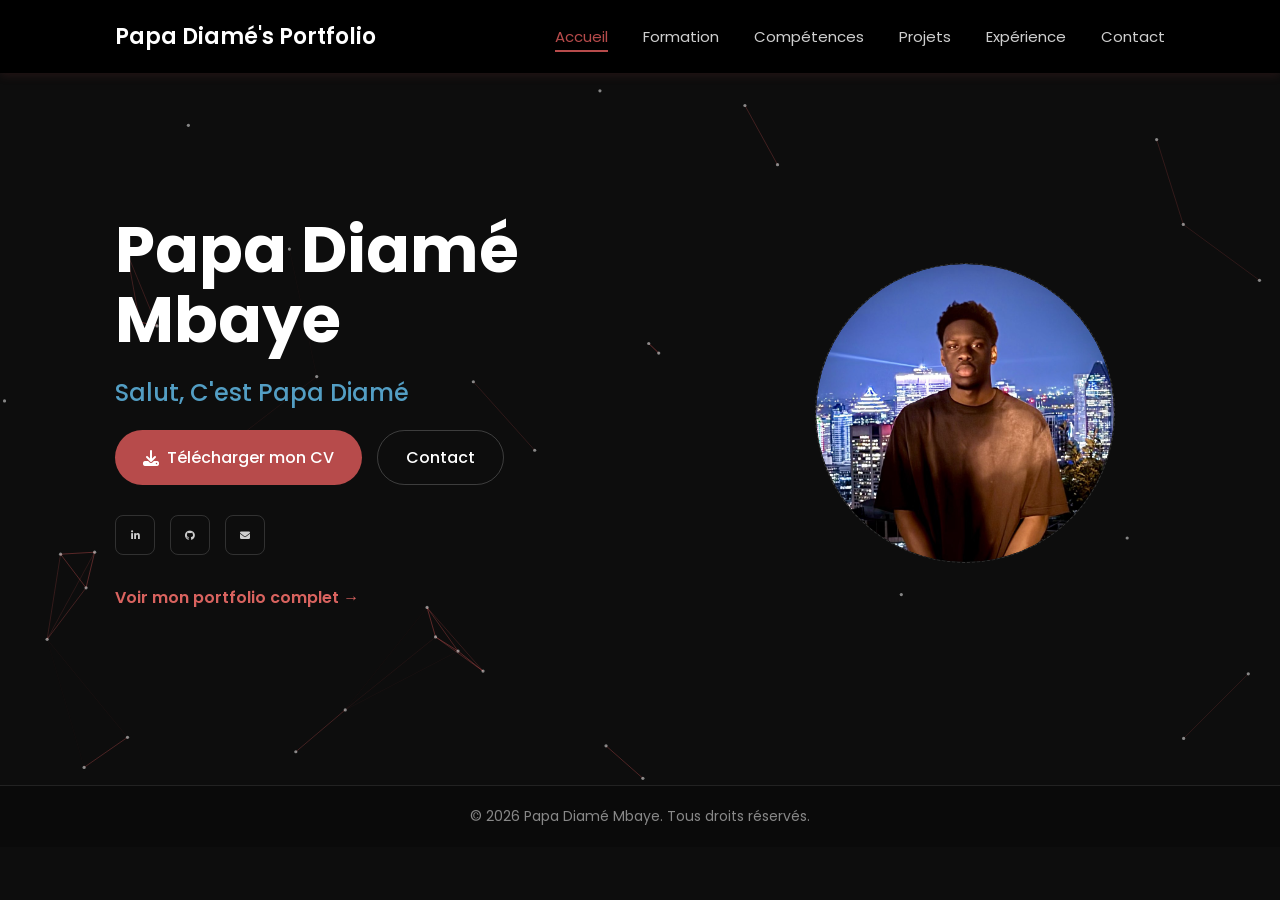
<file: index.html>
<!DOCTYPE html>
<html lang="fr">
<head>
    <meta charset="UTF-8">
    <meta name="viewport" content="width=device-width, initial-scale=1.0">
    <title>Portfolio | Papa Diamé Mbaye</title>
    <link rel="stylesheet" href="style.css">
</head>
<body>

    <!-- ===== HEADER ===== -->
    <header>
        <h1>Papa Diamé's Portfolio</h1>

        <!-- Bouton burger pour mobile -->
        <button class="mobile-menu-btn" aria-label="Menu">☰</button>

        <nav class="desktop-nav">
            <ul>
                <li><a href="index.html" class="active">Accueil</a></li>
                <li><a href="portfolio.html#formation">Formation</a></li>
                <li><a href="portfolio.html#skills">Compétences</a></li>
                <li><a href="portfolio.html#projects">Projets</a></li>
                <li><a href="portfolio.html#experience">Expérience</a></li>
                <li><a href="portfolio.html#contact">Contact</a></li>
            </ul>
        </nav>

        <!-- Menu mobile séparé -->
        <nav class="mobile-nav">
            <ul>
                <li><a href="index.html" class="active">Accueil</a></li>
                <li><a href="portfolio.html#formation">Formation</a></li>
                <li><a href="portfolio.html#skills">Compétences</a></li>
                <li><a href="portfolio.html#projects">Projets</a></li>
                <li><a href="portfolio.html#experience">Expérience</a></li>
                <li><a href="portfolio.html#contact">Contact</a></li>
            </ul>
        </nav>
    </header>

    <!-- ===== HERO (PAGE D'ACCUEIL) ===== -->
    <section id="hero" class="section active">
        <canvas id="network-bg"></canvas>
        <div class="container">
            <div class="hero-grid">
                <div class="hero-text">
                    <h1 class="hero-name">Papa Diamé<br>Mbaye</h1>
                    <div class="typing-text"><span></span></div>

                    <div class="hero-cta">
                        <a href="CV%20Papa%20Diam%C3%A9.pdf" download class="download-btn">
                            <i class="fas fa-download"></i> Télécharger mon CV
                        </a>
                        <a href="portfolio.html#contact" class="btn-ghost">Contact</a>
                    </div>

                    <div class="social-icons">
                        <a href="https://www.linkedin.com/in/papa-diamé-mbaye-744aa0292" target="_blank" title="LinkedIn">
                            <i class="fab fa-linkedin-in"></i>
                        </a>
                        <a href="https://github.com/pdmba1" target="_blank" title="GitHub">
                            <i class="fab fa-github"></i>
                        </a>
                        <a href="mailto:pdmba1@ulaval.ca" title="Email">
                            <i class="fas fa-envelope"></i>
                        </a>
                    </div>

                    <a href="portfolio.html" class="btn-ghost hero-more">Voir mon portfolio complet →</a>
                </div>

                <div class="hero-photo">
                    <div class="photo-circle">
                        <img src="photo.jpg" alt="Papa Diamé Mbaye">
                    </div>
                </div>
            </div>
        </div>
    </section>

    <!-- ===== FOOTER ===== -->
    <footer>
        <p>&copy; 2026 Papa Diamé Mbaye. Tous droits réservés.</p>
    </footer>

    <script>
        // ===== FOND ANIMÉ : réseau de particules =====
        (function() {
            const canvas = document.getElementById('network-bg');
            if (!canvas) return;
            const ctx = canvas.getContext('2d');
            const heroSection = canvas.closest('section');
            let particles = [];
            let width, height;

            function resize() {
                width = canvas.width = heroSection.offsetWidth;
                height = canvas.height = heroSection.offsetHeight;
            }

            function createParticles() {
                const count = Math.floor((width * height) / 22000);
                particles = Array.from({ length: count }, () => ({
                    x: Math.random() * width,
                    y: Math.random() * height,
                    vx: (Math.random() - 0.5) * 0.3,
                    vy: (Math.random() - 0.5) * 0.3
                }));
            }

            function draw() {
                ctx.clearRect(0, 0, width, height);

                particles.forEach(p => {
                    p.x += p.vx;
                    p.y += p.vy;
                    if (p.x < 0 || p.x > width) p.vx *= -1;
                    if (p.y < 0 || p.y > height) p.vy *= -1;
                });

                const maxDist = 140;
                for (let i = 0; i < particles.length; i++) {
                    for (let j = i + 1; j < particles.length; j++) {
                        const dx = particles[i].x - particles[j].x;
                        const dy = particles[i].y - particles[j].y;
                        const dist = Math.sqrt(dx * dx + dy * dy);
                        if (dist < maxDist) {
                            ctx.strokeStyle = `rgba(183, 75, 75, ${1 - dist / maxDist})`;
                            ctx.lineWidth = 0.6;
                            ctx.beginPath();
                            ctx.moveTo(particles[i].x, particles[i].y);
                            ctx.lineTo(particles[j].x, particles[j].y);
                            ctx.stroke();
                        }
                    }
                    ctx.fillStyle = 'rgba(255, 255, 255, 0.5)';
                    ctx.beginPath();
                    ctx.arc(particles[i].x, particles[i].y, 1.6, 0, Math.PI * 2);
                    ctx.fill();
                }

                requestAnimationFrame(draw);
            }

            resize();
            createParticles();
            draw();

            window.addEventListener('resize', () => {
                resize();
                createParticles();
            });
        })();

        // Menu burger mobile
        document.addEventListener('DOMContentLoaded', function() {
            const menuBtn = document.querySelector('.mobile-menu-btn');
            const mobileMenu = document.querySelector('.mobile-nav');

            if (menuBtn && mobileMenu) {
                menuBtn.addEventListener('click', function() {
                    mobileMenu.classList.toggle('active');
                });

                document.querySelectorAll('.mobile-nav a').forEach(link => {
                    link.addEventListener('click', () => {
                        mobileMenu.classList.remove('active');
                    });
                });
            }
        });
    </script>
</body>
</html>
</file>
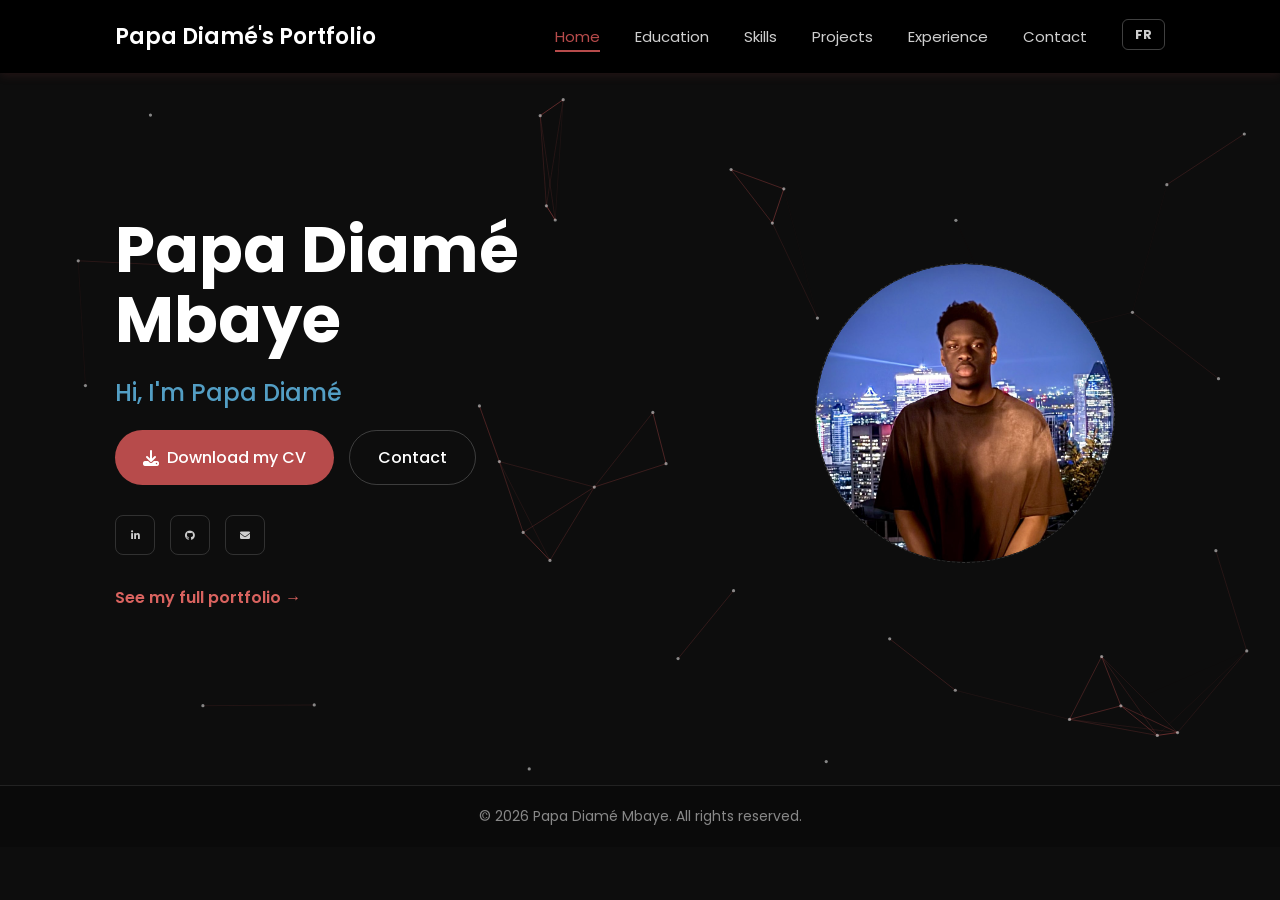
<file: index-en.html>
<!DOCTYPE html>
<html lang="en">
<head>
    <meta charset="UTF-8">
    <meta name="viewport" content="width=device-width, initial-scale=1.0">
    <title>Portfolio | Papa Diamé Mbaye</title>
    <link rel="stylesheet" href="style.css">
</head>
<body>

    <!-- ===== HEADER ===== -->
    <header>
        <h1>Papa Diamé's Portfolio</h1>

        <!-- Mobile burger button -->
        <button class="mobile-menu-btn" aria-label="Menu">☰</button>

        <nav class="desktop-nav">
            <ul>
                <li><a href="index-en.html" class="active">Home</a></li>
                <li><a href="portfolio-en.html#education">Education</a></li>
                <li><a href="portfolio-en.html#skills">Skills</a></li>
                <li><a href="portfolio-en.html#projects">Projects</a></li>
                <li><a href="portfolio-en.html#experience">Experience</a></li>
                <li><a href="portfolio-en.html#contact">Contact</a></li>
                <li><a href="index.html" class="lang-switch">FR</a></li>
            </ul>
        </nav>

        <!-- Separate mobile menu -->
        <nav class="mobile-nav">
            <ul>
                <li><a href="index-en.html" class="active">Home</a></li>
                <li><a href="portfolio-en.html#education">Education</a></li>
                <li><a href="portfolio-en.html#skills">Skills</a></li>
                <li><a href="portfolio-en.html#projects">Projects</a></li>
                <li><a href="portfolio-en.html#experience">Experience</a></li>
                <li><a href="portfolio-en.html#contact">Contact</a></li>
                <li><a href="index.html" class="lang-switch">FR</a></li>
            </ul>
        </nav>
    </header>

    <!-- ===== HERO (HOME PAGE) ===== -->
    <section id="hero" class="section active">
        <canvas id="network-bg"></canvas>
        <div class="container">
            <div class="hero-grid">
                <div class="hero-text">
                    <h1 class="hero-name">Papa Diamé<br>Mbaye</h1>
                    <div class="typing-text"><span></span></div>

                    <div class="hero-cta">
                        <a href="CV%20Papa%20Diam%C3%A9.pdf" download class="download-btn">
                            <i class="fas fa-download"></i> Download my CV
                        </a>
                        <a href="portfolio-en.html#contact" class="btn-ghost">Contact</a>
                    </div>

                    <div class="social-icons">
                        <a href="https://www.linkedin.com/in/papa-diamé-mbaye-744aa0292" target="_blank" title="LinkedIn">
                            <i class="fab fa-linkedin-in"></i>
                        </a>
                        <a href="https://github.com/pdmba1" target="_blank" title="GitHub">
                            <i class="fab fa-github"></i>
                        </a>
                        <a href="mailto:pdmba1@ulaval.ca" title="Email">
                            <i class="fas fa-envelope"></i>
                        </a>
                    </div>

                    <a href="portfolio-en.html" class="btn-ghost hero-more">See my full portfolio →</a>
                </div>

                <div class="hero-photo">
                    <div class="photo-circle">
                        <img src="photo.jpg" alt="Papa Diamé Mbaye">
                    </div>
                </div>
            </div>
        </div>
    </section>

    <!-- ===== FOOTER ===== -->
    <footer>
        <p>&copy; 2026 Papa Diamé Mbaye. All rights reserved.</p>
    </footer>

    <script>
        // ===== ANIMATED BACKGROUND: particle network =====
        (function() {
            const canvas = document.getElementById('network-bg');
            if (!canvas) return;
            const ctx = canvas.getContext('2d');
            const heroSection = canvas.closest('section');
            let particles = [];
            let width, height;

            function resize() {
                width = canvas.width = heroSection.offsetWidth;
                height = canvas.height = heroSection.offsetHeight;
            }

            function createParticles() {
                const count = Math.floor((width * height) / 22000);
                particles = Array.from({ length: count }, () => ({
                    x: Math.random() * width,
                    y: Math.random() * height,
                    vx: (Math.random() - 0.5) * 0.3,
                    vy: (Math.random() - 0.5) * 0.3
                }));
            }

            function draw() {
                ctx.clearRect(0, 0, width, height);

                particles.forEach(p => {
                    p.x += p.vx;
                    p.y += p.vy;
                    if (p.x < 0 || p.x > width) p.vx *= -1;
                    if (p.y < 0 || p.y > height) p.vy *= -1;
                });

                const maxDist = 140;
                for (let i = 0; i < particles.length; i++) {
                    for (let j = i + 1; j < particles.length; j++) {
                        const dx = particles[i].x - particles[j].x;
                        const dy = particles[i].y - particles[j].y;
                        const dist = Math.sqrt(dx * dx + dy * dy);
                        if (dist < maxDist) {
                            ctx.strokeStyle = `rgba(183, 75, 75, ${1 - dist / maxDist})`;
                            ctx.lineWidth = 0.6;
                            ctx.beginPath();
                            ctx.moveTo(particles[i].x, particles[i].y);
                            ctx.lineTo(particles[j].x, particles[j].y);
                            ctx.stroke();
                        }
                    }
                    ctx.fillStyle = 'rgba(255, 255, 255, 0.5)';
                    ctx.beginPath();
                    ctx.arc(particles[i].x, particles[i].y, 1.6, 0, Math.PI * 2);
                    ctx.fill();
                }

                requestAnimationFrame(draw);
            }

            resize();
            createParticles();
            draw();

            window.addEventListener('resize', () => {
                resize();
                createParticles();
            });
        })();

        // Mobile burger menu
        document.addEventListener('DOMContentLoaded', function() {
            const menuBtn = document.querySelector('.mobile-menu-btn');
            const mobileMenu = document.querySelector('.mobile-nav');

            if (menuBtn && mobileMenu) {
                menuBtn.addEventListener('click', function() {
                    mobileMenu.classList.toggle('active');
                });

                document.querySelectorAll('.mobile-nav a').forEach(link => {
                    link.addEventListener('click', () => {
                        mobileMenu.classList.remove('active');
                    });
                });
            }
        });
    </script>
</body>
</html>
</file>
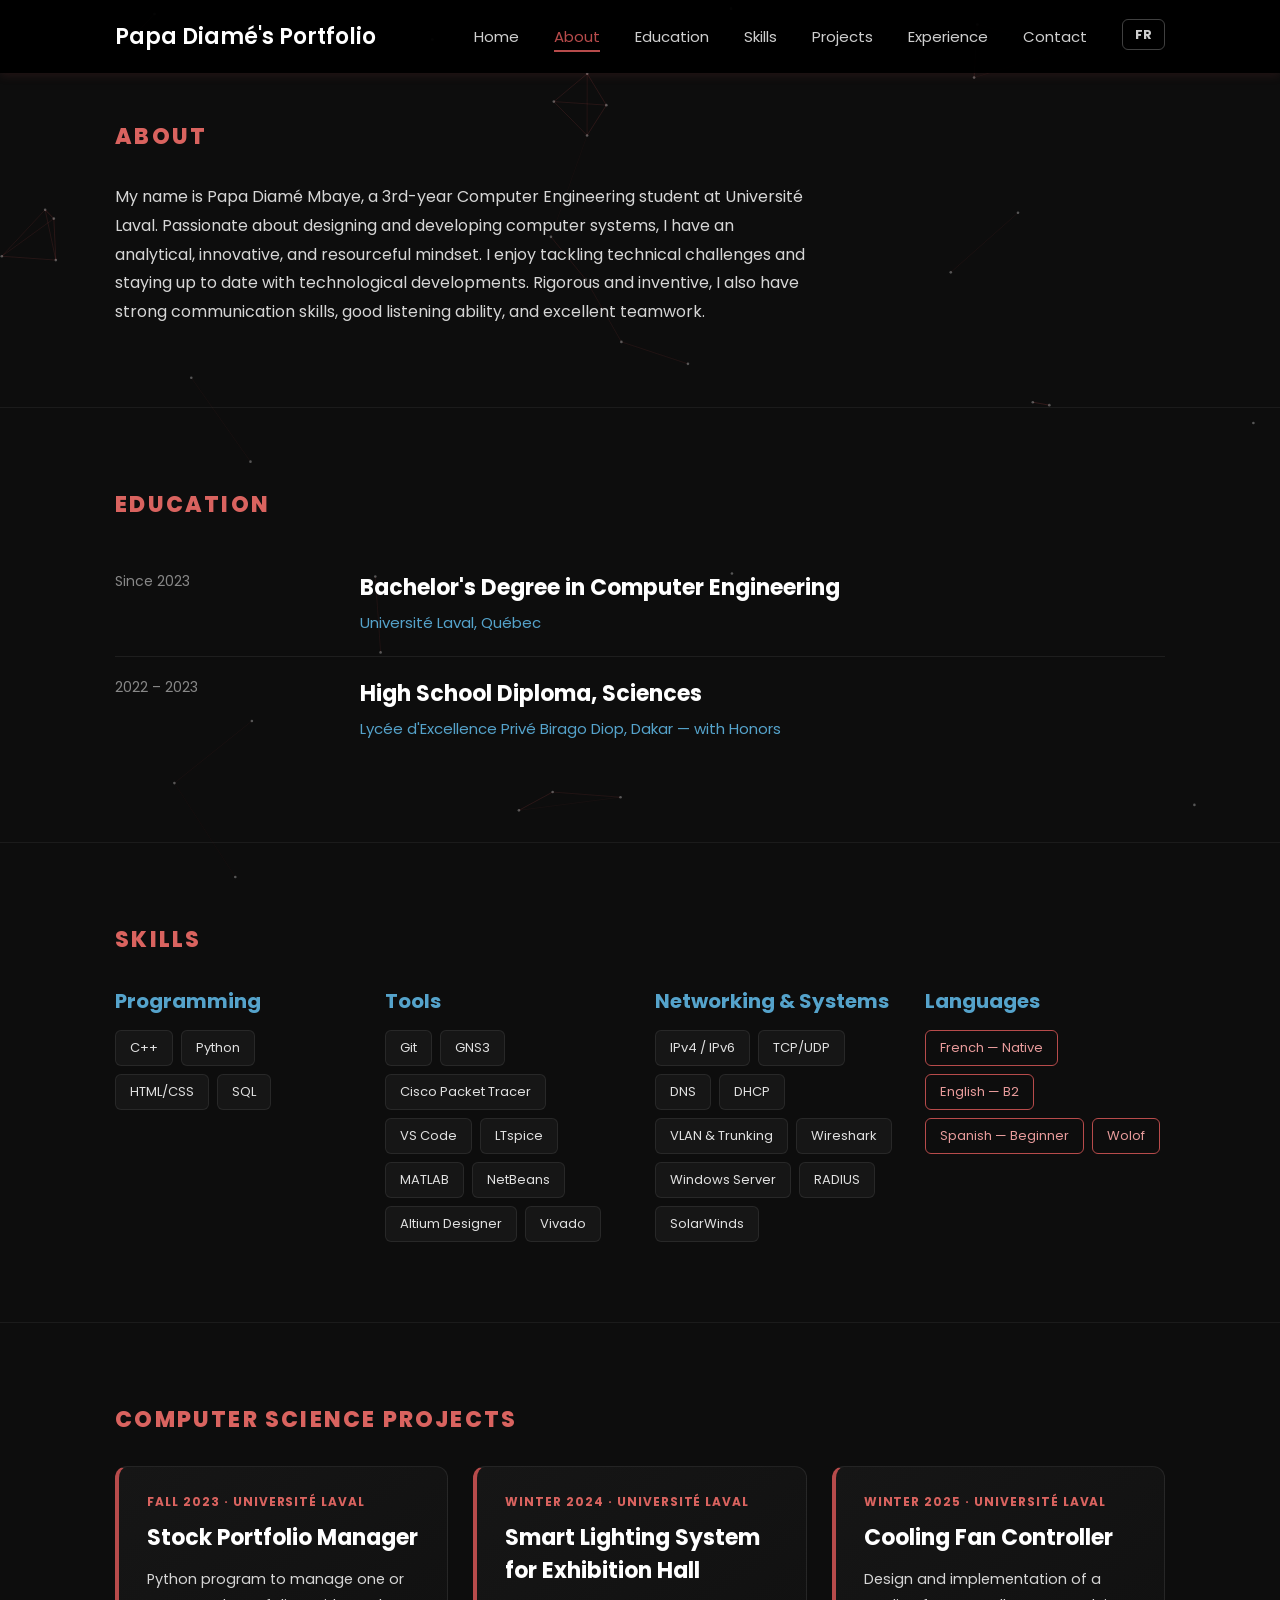
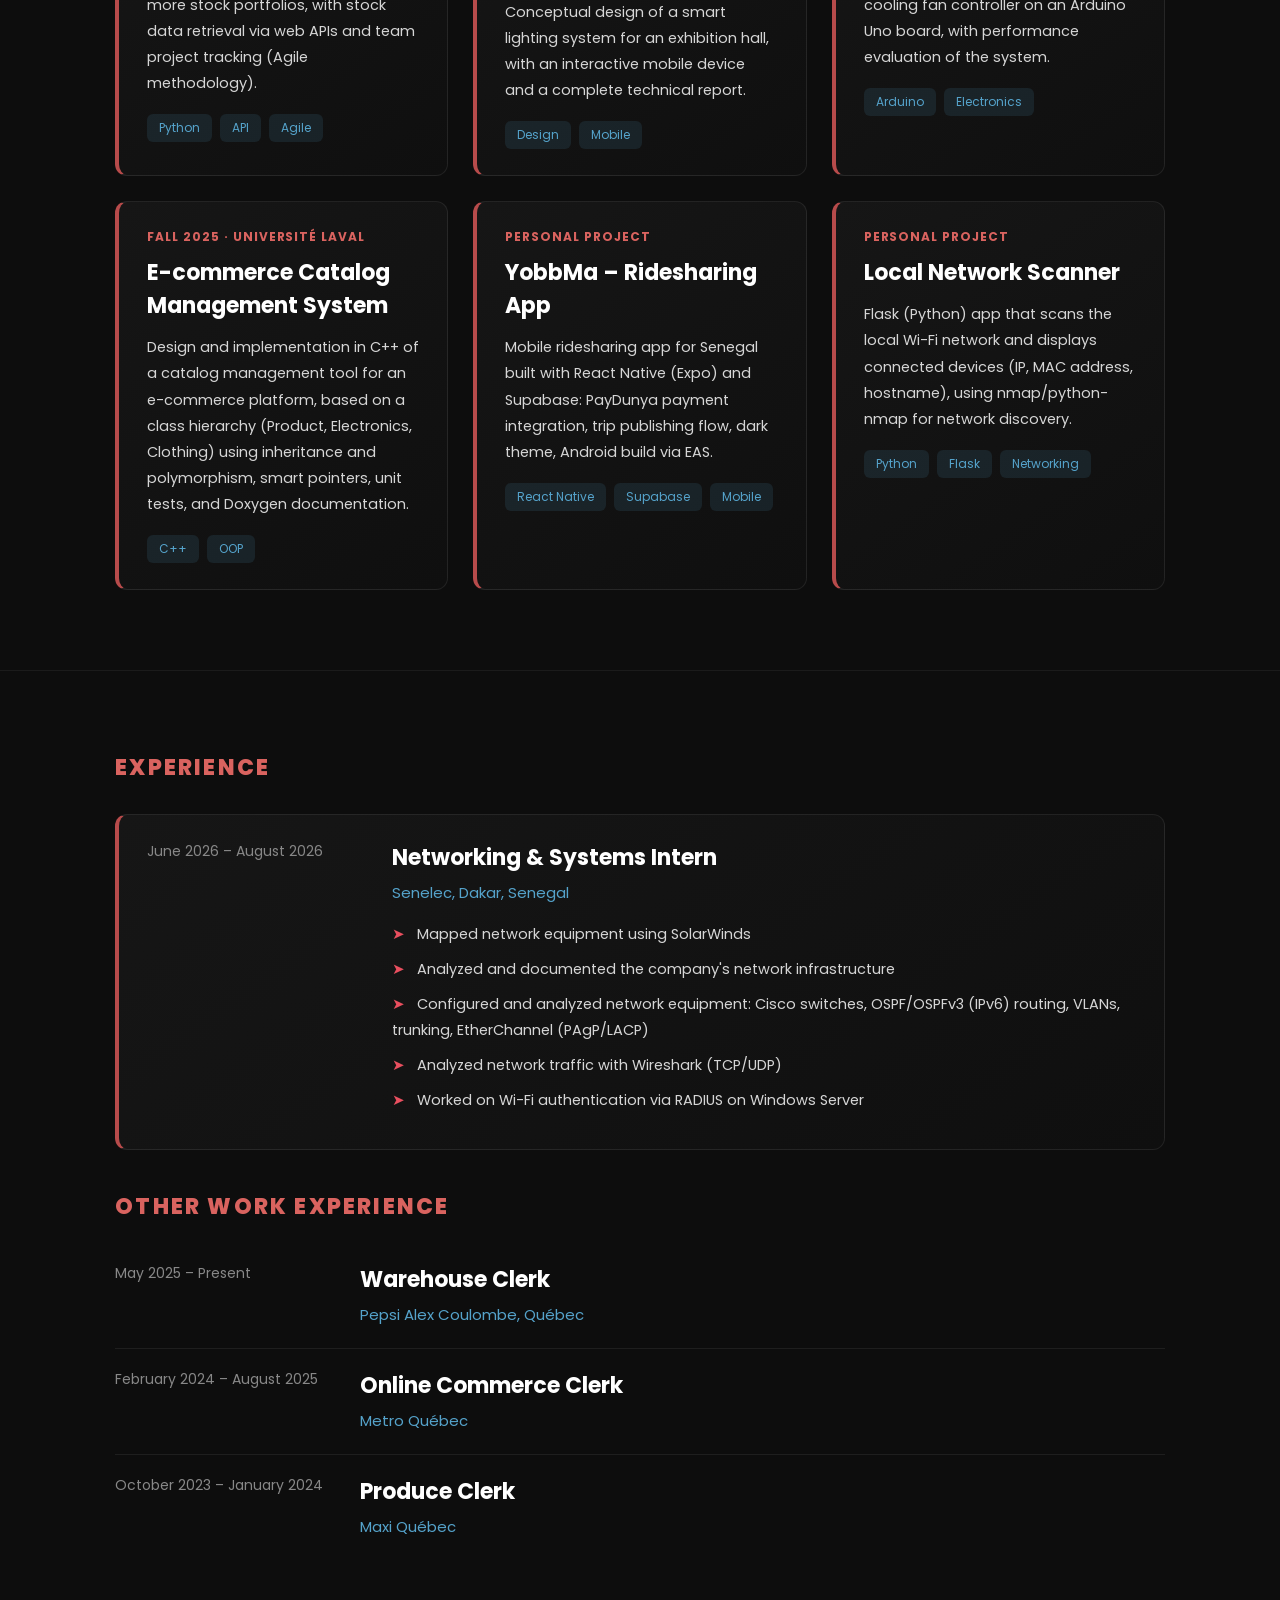
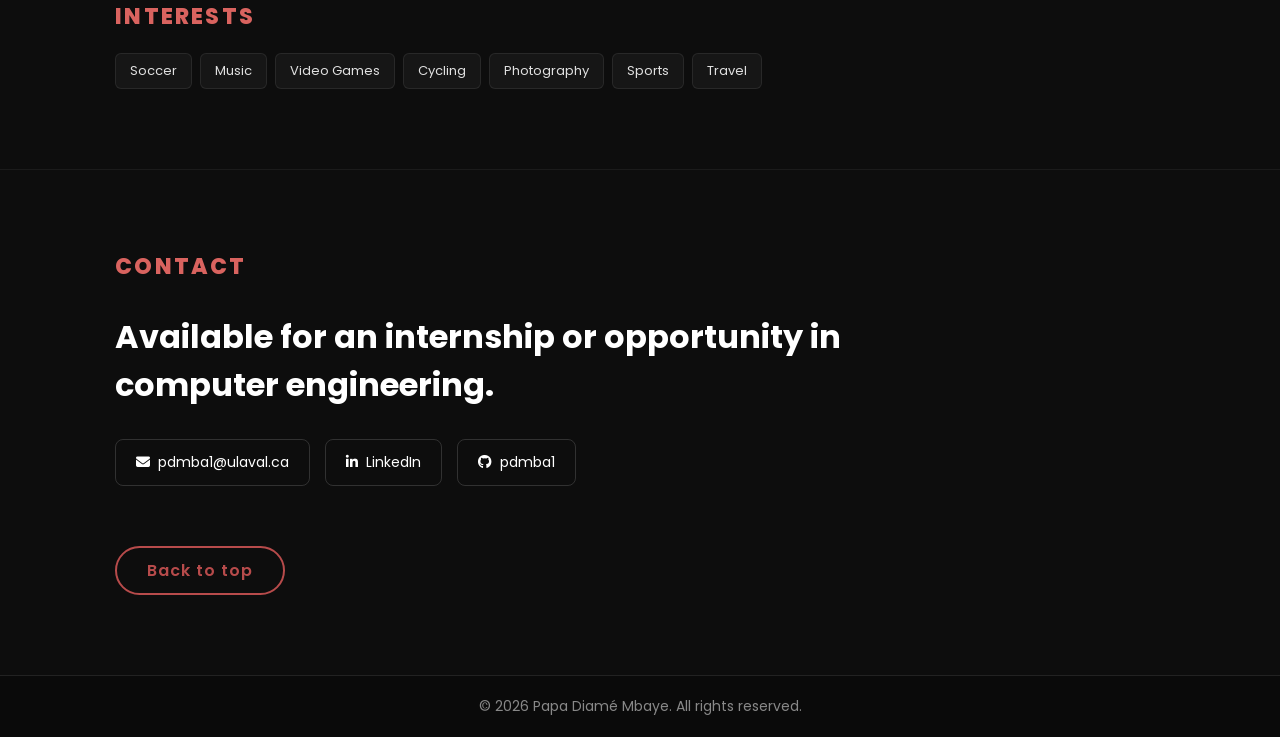
<file: portfolio-en.html>
<!DOCTYPE html>
<html lang="en">
<head>
    <meta charset="UTF-8">
    <meta name="viewport" content="width=device-width, initial-scale=1.0">
    <title>Portfolio | Papa Diamé Mbaye</title>
    <link rel="stylesheet" href="style.css">
</head>
<body>

    <canvas id="network-bg-page"></canvas>

    <!-- ===== HEADER ===== -->
    <header>
        <h1>Papa Diamé's Portfolio</h1>

        <button class="mobile-menu-btn" aria-label="Menu">☰</button>

        <nav class="desktop-nav">
            <ul>
                <li><a href="index-en.html">Home</a></li>
                <li><a href="#about">About</a></li>
                <li><a href="#education">Education</a></li>
                <li><a href="#skills">Skills</a></li>
                <li><a href="#projects">Projects</a></li>
                <li><a href="#experience">Experience</a></li>
                <li><a href="#contact">Contact</a></li>
                <li><a href="portfolio.html" class="lang-switch">FR</a></li>
            </ul>
        </nav>

        <nav class="mobile-nav">
            <ul>
                <li><a href="index-en.html">Home</a></li>
                <li><a href="#about">About</a></li>
                <li><a href="#education">Education</a></li>
                <li><a href="#skills">Skills</a></li>
                <li><a href="#projects">Projects</a></li>
                <li><a href="#experience">Experience</a></li>
                <li><a href="#contact">Contact</a></li>
                <li><a href="portfolio.html" class="lang-switch">FR</a></li>
            </ul>
        </nav>
    </header>

    <!-- ===== ABOUT SECTION ===== -->
    <section id="about" class="section active">
        <div class="container">
            <span class="eyebrow">About</span>
            <p style="max-width:700px;">My name is Papa Diamé Mbaye, a 3rd-year Computer Engineering student at Université Laval. Passionate about designing and developing computer systems, I have an analytical, innovative, and resourceful mindset. I enjoy tackling technical challenges and staying up to date with technological developments. Rigorous and inventive, I also have strong communication skills, good listening ability, and excellent teamwork.</p>
        </div>
    </section>

    <!-- ===== EDUCATION SECTION ===== -->
    <section id="education" class="section">
        <div class="container">
            <span class="eyebrow">Education</span>

            <div class="timeline">
                <div class="timeline-item">
                    <span class="timeline-date">Since 2023</span>
                    <div class="timeline-content">
                        <h3>Bachelor's Degree in Computer Engineering</h3>
                        <p class="timeline-company">Université Laval, Québec</p>
                    </div>
                </div>
                <div class="timeline-item">
                    <span class="timeline-date">2022 – 2023</span>
                    <div class="timeline-content">
                        <h3>High School Diploma, Sciences</h3>
                        <p class="timeline-company">Lycée d'Excellence Privé Birago Diop, Dakar — with Honors</p>
                    </div>
                </div>
            </div>
        </div>
    </section>

    <!-- ===== SKILLS SECTION ===== -->
    <section id="skills" class="section">
        <div class="container">
            <span class="eyebrow">Skills</span>

            <div class="skills-grid">
                <div class="skill-col">
                    <h3>Programming</h3>
                    <div class="chip-group">
                        <span class="chip">C++</span>
                        <span class="chip">Python</span>
                        <span class="chip">HTML/CSS</span>
                        <span class="chip">SQL</span>
                    </div>
                </div>

                <div class="skill-col">
                    <h3>Tools</h3>
                    <div class="chip-group">
                        <span class="chip">Git</span>
                        <span class="chip">GNS3</span>
                        <span class="chip">Cisco Packet Tracer</span>
                        <span class="chip">VS Code</span>
                        <span class="chip">LTspice</span>
                        <span class="chip">MATLAB</span>
                        <span class="chip">NetBeans</span>
                        <span class="chip">Altium Designer</span>
                        <span class="chip">Vivado</span>
                    </div>
                </div>

                <div class="skill-col">
                    <h3>Networking &amp; Systems</h3>
                    <div class="chip-group">
                        <span class="chip">IPv4 / IPv6</span>
                        <span class="chip">TCP/UDP</span>
                        <span class="chip">DNS</span>
                        <span class="chip">DHCP</span>
                        <span class="chip">VLAN &amp; Trunking</span>
                        <span class="chip">Wireshark</span>
                        <span class="chip">Windows Server</span>
                        <span class="chip">RADIUS</span>
                        <span class="chip">SolarWinds</span>
                    </div>
                </div>

                <div class="skill-col">
                    <h3>Languages</h3>
                    <div class="chip-group">
                        <span class="chip chip-outline">French — Native</span>
                        <span class="chip chip-outline">English — B2</span>
                        <span class="chip chip-outline">Spanish — Beginner</span>
                        <span class="chip chip-outline">Wolof</span>
                    </div>
                </div>
            </div>
        </div>
    </section>

    <!-- ===== PROJECTS SECTION ===== -->
    <section id="projects" class="section">
        <div class="container">
            <span class="eyebrow">Computer Science Projects</span>

            <div class="project-grid">
                <div class="project-card">
                    <span class="project-meta">Fall 2023 · Université Laval</span>
                    <h3>Stock Portfolio Manager</h3>
                    <p>Python program to manage one or more stock portfolios, with stock data retrieval via web APIs and team project tracking (Agile methodology).</p>
                    <div class="tag-group">
                        <span class="tag">Python</span>
                        <span class="tag">API</span>
                        <span class="tag">Agile</span>
                    </div>
                </div>

                <div class="project-card">
                    <span class="project-meta">Winter 2024 · Université Laval</span>
                    <h3>Smart Lighting System for Exhibition Hall</h3>
                    <p>Conceptual design of a smart lighting system for an exhibition hall, with an interactive mobile device and a complete technical report.</p>
                    <div class="tag-group">
                        <span class="tag">Design</span>
                        <span class="tag">Mobile</span>
                    </div>
                </div>

                <div class="project-card">
                    <span class="project-meta">Winter 2025 · Université Laval</span>
                    <h3>Cooling Fan Controller</h3>
                    <p>Design and implementation of a cooling fan controller on an Arduino Uno board, with performance evaluation of the system.</p>
                    <div class="tag-group">
                        <span class="tag">Arduino</span>
                        <span class="tag">Electronics</span>
                    </div>
                </div>

                <div class="project-card">
                    <span class="project-meta">Fall 2025 · Université Laval</span>
                    <h3>E-commerce Catalog Management System</h3>
                    <p>Design and implementation in C++ of a catalog management tool for an e-commerce platform, based on a class hierarchy (Product, Electronics, Clothing) using inheritance and polymorphism, smart pointers, unit tests, and Doxygen documentation.</p>
                    <div class="tag-group">
                        <span class="tag">C++</span>
                        <span class="tag">OOP</span>
                    </div>
                </div>

                <div class="project-card">
                    <span class="project-meta">Personal Project</span>
                    <h3>YobbMa – Ridesharing App</h3>
                    <p>Mobile ridesharing app for Senegal built with React Native (Expo) and Supabase: PayDunya payment integration, trip publishing flow, dark theme, Android build via EAS.</p>
                    <div class="tag-group">
                        <span class="tag">React Native</span>
                        <span class="tag">Supabase</span>
                        <span class="tag">Mobile</span>
                    </div>
                </div>

                <div class="project-card">
                    <span class="project-meta">Personal Project</span>
                    <h3>Local Network Scanner</h3>
                    <p>Flask (Python) app that scans the local Wi-Fi network and displays connected devices (IP, MAC address, hostname), using nmap/python-nmap for network discovery.</p>
                    <div class="tag-group">
                        <span class="tag">Python</span>
                        <span class="tag">Flask</span>
                        <span class="tag">Networking</span>
                    </div>
                </div>
            </div>
        </div>
    </section>

    <!-- ===== EXPERIENCE SECTION ===== -->
    <section id="experience" class="section">
        <div class="container">
            <span class="eyebrow">Experience</span>

            <div class="timeline">
                <div class="timeline-item featured">
                    <span class="timeline-date">June 2026 – August 2026</span>
                    <div class="timeline-content">
                        <h3>Networking &amp; Systems Intern</h3>
                        <p class="timeline-company">Senelec, Dakar, Senegal</p>
                        <ul class="timeline-tasks">
                            <li>Mapped network equipment using SolarWinds</li>
                            <li>Analyzed and documented the company's network infrastructure</li>
                            <li>Configured and analyzed network equipment: Cisco switches, OSPF/OSPFv3 (IPv6) routing, VLANs, trunking, EtherChannel (PAgP/LACP)</li>
                            <li>Analyzed network traffic with Wireshark (TCP/UDP)</li>
                            <li>Worked on Wi-Fi authentication via RADIUS on Windows Server</li>
                        </ul>
                    </div>
                </div>
            </div>

            <span class="eyebrow eyebrow-sub">Other Work Experience</span>
            <div class="timeline">
                <div class="timeline-item">
                    <span class="timeline-date">May 2025 – Present</span>
                    <div class="timeline-content">
                        <h3>Warehouse Clerk</h3>
                        <p class="timeline-company">Pepsi Alex Coulombe, Québec</p>
                    </div>
                </div>
                <div class="timeline-item">
                    <span class="timeline-date">February 2024 – August 2025</span>
                    <div class="timeline-content">
                        <h3>Online Commerce Clerk</h3>
                        <p class="timeline-company">Metro Québec</p>
                    </div>
                </div>
                <div class="timeline-item">
                    <span class="timeline-date">October 2023 – January 2024</span>
                    <div class="timeline-content">
                        <h3>Produce Clerk</h3>
                        <p class="timeline-company">Maxi Québec</p>
                    </div>
                </div>
            </div>

            <span class="eyebrow eyebrow-sub">Interests</span>
            <div class="chip-group">
                <span class="chip">Soccer</span>
                <span class="chip">Music</span>
                <span class="chip">Video Games</span>
                <span class="chip">Cycling</span>
                <span class="chip">Photography</span>
                <span class="chip">Sports</span>
                <span class="chip">Travel</span>
            </div>
        </div>
    </section>

    <!-- ===== CONTACT SECTION ===== -->
    <section id="contact" class="section">
        <div class="container">
            <span class="eyebrow">Contact</span>
            <h2 class="contact-statement">Available for an internship or opportunity in computer engineering.</h2>

            <div class="contact-pills">
                <a href="mailto:pdmba1@ulaval.ca" class="pill-btn">
                    <i class="fas fa-envelope"></i> pdmba1@ulaval.ca
                </a>
                <a href="https://www.linkedin.com/in/papa-diamé-mbaye-744aa0292" target="_blank" class="pill-btn">
                    <i class="fab fa-linkedin-in"></i> LinkedIn
                </a>
                <a href="https://github.com/pdmba1" target="_blank" class="pill-btn">
                    <i class="fab fa-github"></i> pdmba1
                </a>
            </div>

            <a href="#about" class="btn">Back to top</a>
        </div>
    </section>

    <!-- ===== FOOTER ===== -->
    <footer>
        <p>&copy; 2026 Papa Diamé Mbaye. All rights reserved.</p>
    </footer>

    <script>
        // ===== FIXED ANIMATED BACKGROUND (whole page) =====
        (function() {
            const canvas = document.getElementById('network-bg-page');
            if (!canvas) return;
            const ctx = canvas.getContext('2d');
            let particles = [];
            let width, height;

            function resize() {
                width = canvas.width = window.innerWidth;
                height = canvas.height = window.innerHeight;
            }

            function createParticles() {
                const count = Math.floor((width * height) / 32000);
                particles = Array.from({ length: count }, () => ({
                    x: Math.random() * width,
                    y: Math.random() * height,
                    vx: (Math.random() - 0.5) * 0.2,
                    vy: (Math.random() - 0.5) * 0.2
                }));
            }

            function draw() {
                ctx.clearRect(0, 0, width, height);

                particles.forEach(p => {
                    p.x += p.vx;
                    p.y += p.vy;
                    if (p.x < 0 || p.x > width) p.vx *= -1;
                    if (p.y < 0 || p.y > height) p.vy *= -1;
                });

                const maxDist = 130;
                for (let i = 0; i < particles.length; i++) {
                    for (let j = i + 1; j < particles.length; j++) {
                        const dx = particles[i].x - particles[j].x;
                        const dy = particles[i].y - particles[j].y;
                        const dist = Math.sqrt(dx * dx + dy * dy);
                        if (dist < maxDist) {
                            ctx.strokeStyle = `rgba(183, 75, 75, ${(1 - dist / maxDist) * 0.5})`;
                            ctx.lineWidth = 0.5;
                            ctx.beginPath();
                            ctx.moveTo(particles[i].x, particles[i].y);
                            ctx.lineTo(particles[j].x, particles[j].y);
                            ctx.stroke();
                        }
                    }
                    ctx.fillStyle = 'rgba(255, 255, 255, 0.3)';
                    ctx.beginPath();
                    ctx.arc(particles[i].x, particles[i].y, 1.3, 0, Math.PI * 2);
                    ctx.fill();
                }

                requestAnimationFrame(draw);
            }

            resize();
            createParticles();
            draw();

            window.addEventListener('resize', () => {
                resize();
                createParticles();
            });
        })();

        const links = document.querySelectorAll("nav a");

        links.forEach(link => {
            link.addEventListener("click", e => {
                const href = link.getAttribute("href");
                if (!href.startsWith("#")) return;

                e.preventDefault();
                const target = document.querySelector(href);
                if (target) target.scrollIntoView({ behavior: "smooth" });

                links.forEach(l => l.classList.remove("active"));
                link.classList.add("active");
            });
        });

        window.addEventListener('scroll', () => {
            document.querySelectorAll('section').forEach(section => {
                const rect = section.getBoundingClientRect();
                if (rect.top <= 100 && rect.bottom >= 100) {
                    document.querySelectorAll('nav a').forEach(a => a.classList.remove('active'));
                    const activeLink = document.querySelector(`nav a[href="#${section.id}"]`);
                    if (activeLink) activeLink.classList.add('active');
                }
            });
        });

        document.addEventListener('DOMContentLoaded', function() {
            const menuBtn = document.querySelector('.mobile-menu-btn');
            const mobileMenu = document.querySelector('.mobile-nav');

            if (menuBtn && mobileMenu) {
                menuBtn.addEventListener('click', function() {
                    mobileMenu.classList.toggle('active');
                });

                document.querySelectorAll('.mobile-nav a').forEach(link => {
                    link.addEventListener('click', () => {
                        mobileMenu.classList.remove('active');
                    });
                });
            }
        });
    </script>
</body>
</html>
</file>
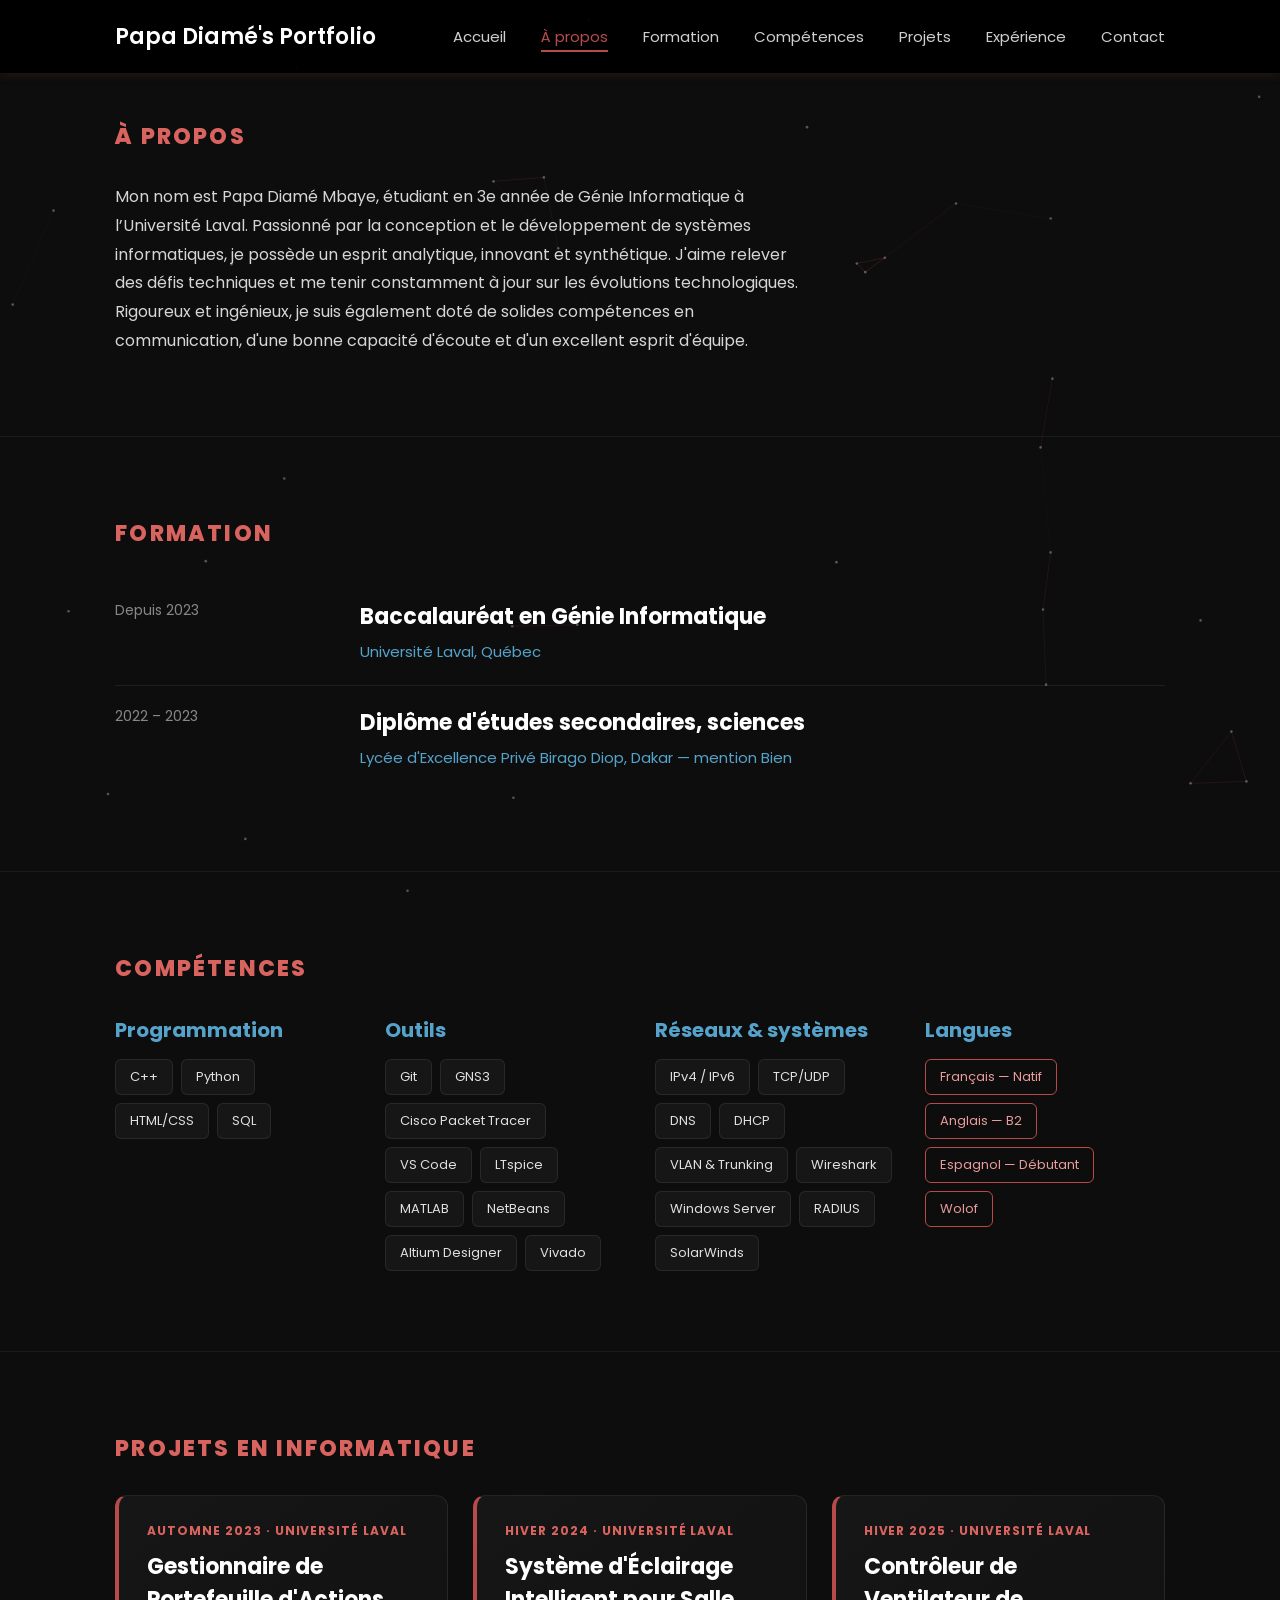
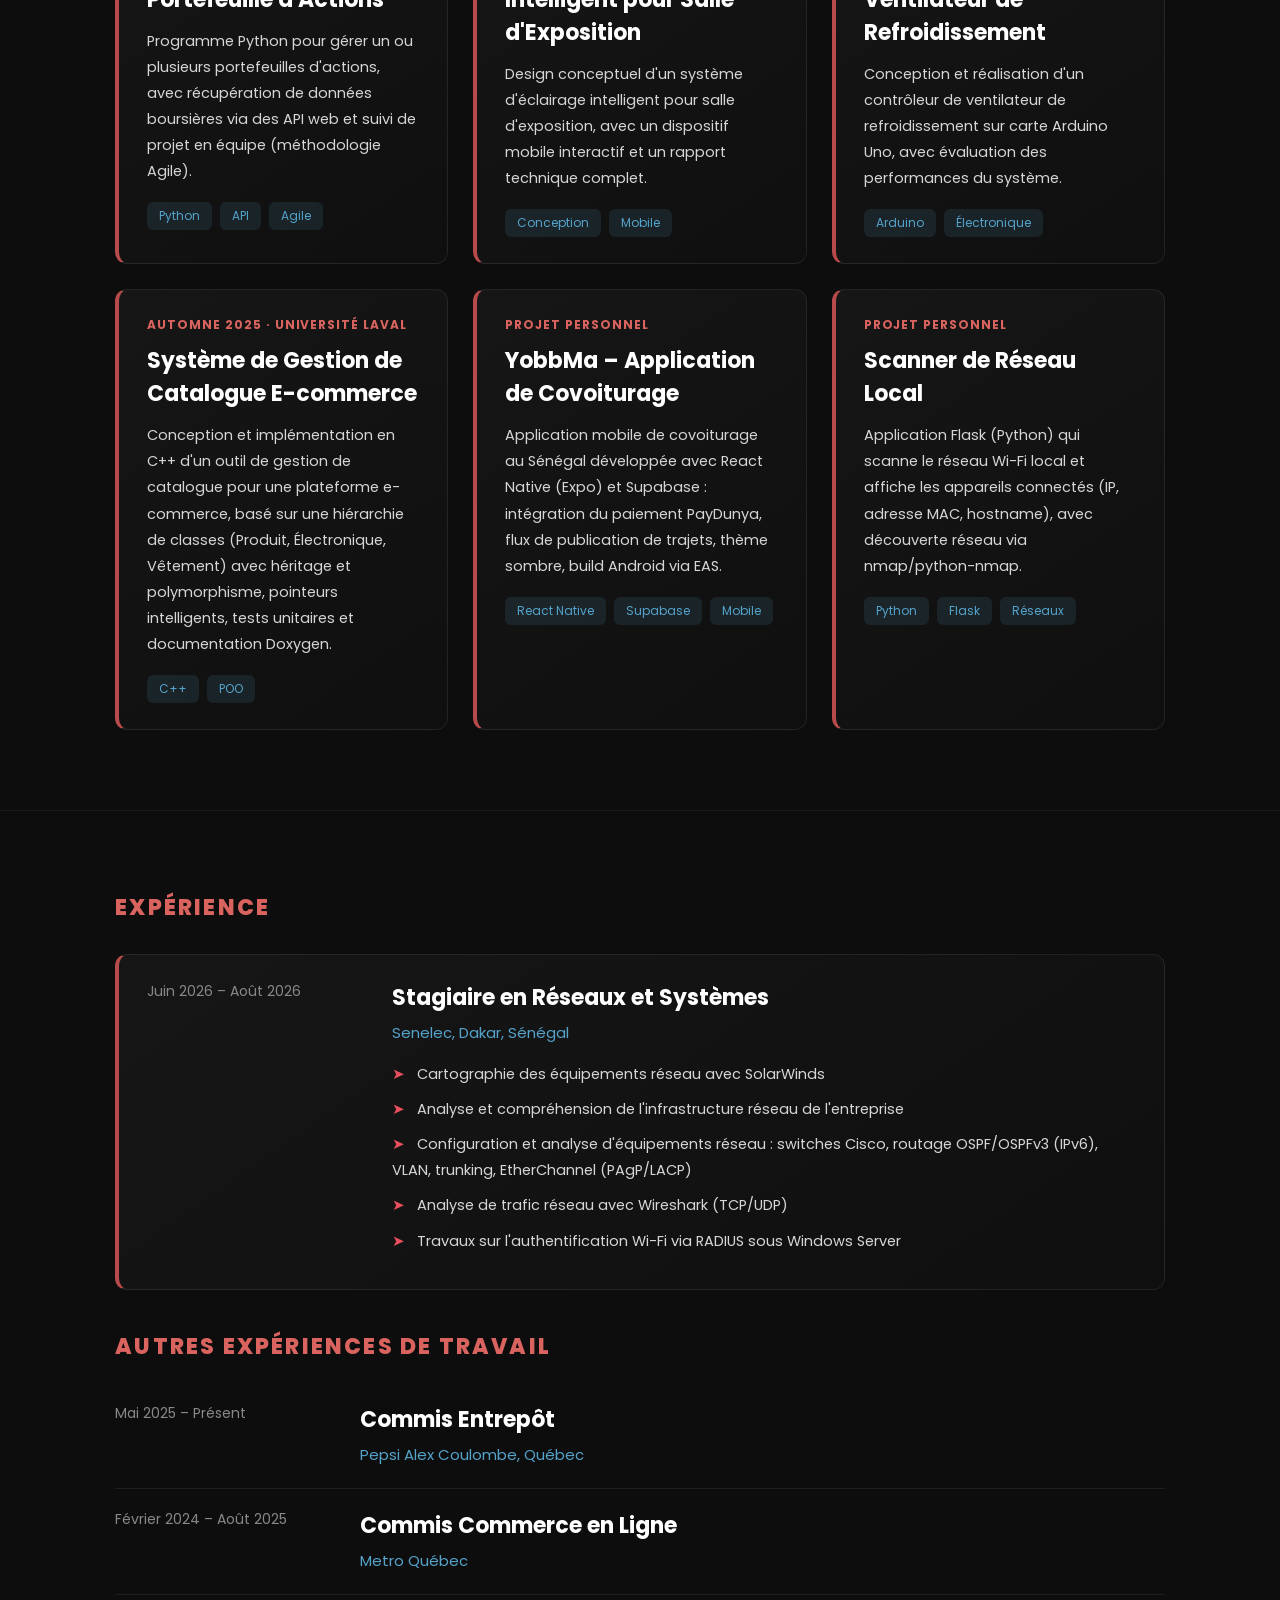
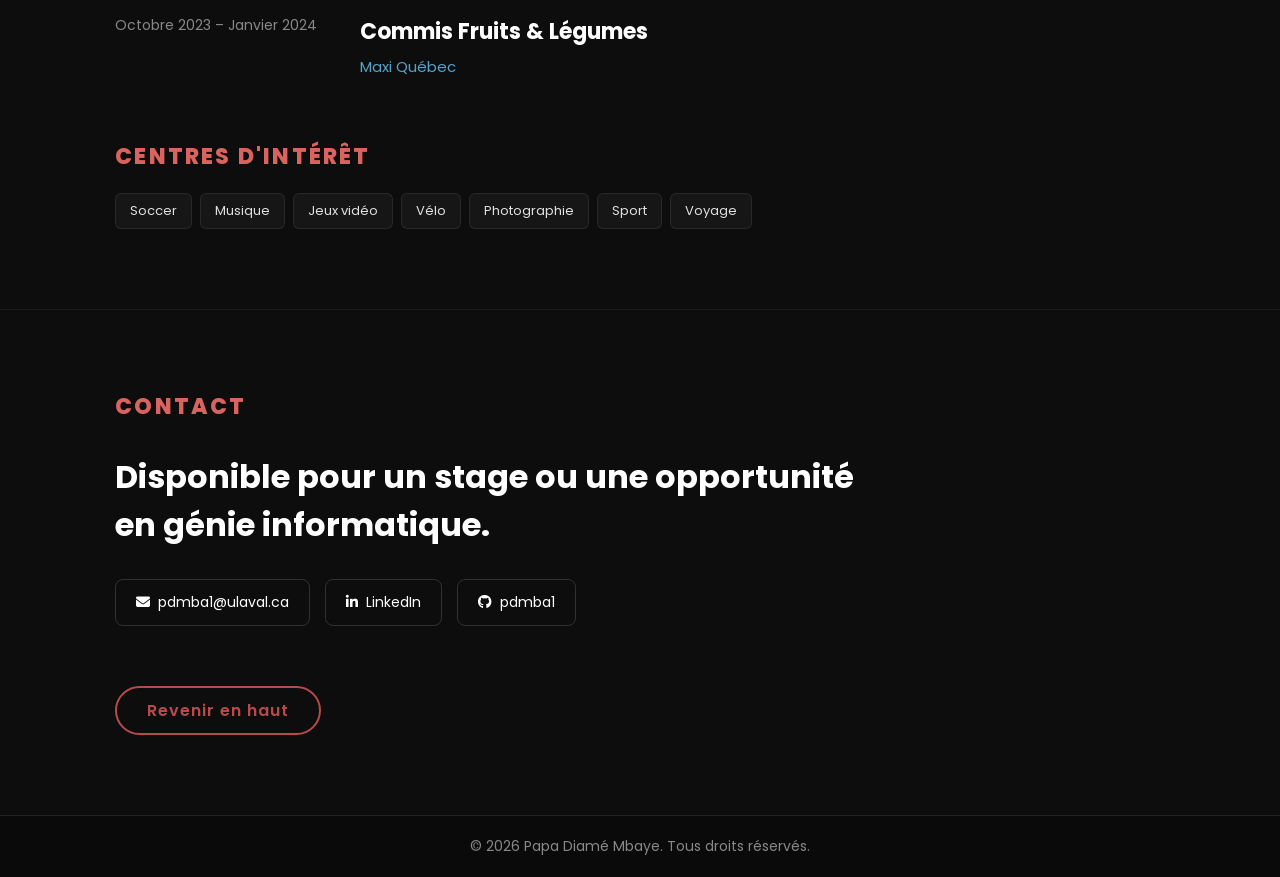
<file: portfolio.html>
<!DOCTYPE html>
<html lang="fr">
<head>
    <meta charset="UTF-8">
    <meta name="viewport" content="width=device-width, initial-scale=1.0">
    <title>Portfolio | Papa Diamé Mbaye</title>
    <link rel="stylesheet" href="style.css">
</head>
<body>

    <canvas id="network-bg-page"></canvas>

    <!-- ===== HEADER ===== -->
    <header>
        <h1>Papa Diamé's Portfolio</h1>

        <!-- Bouton burger pour mobile -->
        <button class="mobile-menu-btn" aria-label="Menu">☰</button>

        <nav class="desktop-nav">
            <ul>
                <li><a href="index.html">Accueil</a></li>
                <li><a href="#about">À propos</a></li>
                <li><a href="#formation">Formation</a></li>
                <li><a href="#skills">Compétences</a></li>
                <li><a href="#projects">Projets</a></li>
                <li><a href="#experience">Expérience</a></li>
                <li><a href="#contact">Contact</a></li>
            </ul>
        </nav>

        <!-- Menu mobile séparé -->
        <nav class="mobile-nav">
            <ul>
                <li><a href="index.html">Accueil</a></li>
                <li><a href="#about">À propos</a></li>
                <li><a href="#formation">Formation</a></li>
                <li><a href="#skills">Compétences</a></li>
                <li><a href="#projects">Projets</a></li>
                <li><a href="#experience">Expérience</a></li>
                <li><a href="#contact">Contact</a></li>
            </ul>
        </nav>
    </header>

    <!-- ===== SECTION À PROPOS ===== -->
    <section id="about" class="section active">
        <div class="container">
            <span class="eyebrow">À propos</span>
            <p style="max-width:700px;">Mon nom est Papa Diamé Mbaye, étudiant en 3e année de Génie Informatique à l’Université Laval. Passionné par la conception et le développement de systèmes informatiques, je possède un esprit analytique,
                innovant et synthétique. J'aime relever des défis techniques et me tenir constamment à jour sur les évolutions
                technologiques. Rigoureux et ingénieux, je suis également doté de solides compétences en communication, d'une bonne capacité d'écoute
                et d'un excellent esprit d'équipe.</p>
        </div>
    </section>

    <!-- ===== SECTION FORMATION ===== -->
    <section id="formation" class="section">
        <div class="container">
            <span class="eyebrow">Formation</span>

            <div class="timeline">
                <div class="timeline-item">
                    <span class="timeline-date">Depuis 2023</span>
                    <div class="timeline-content">
                        <h3>Baccalauréat en Génie Informatique</h3>
                        <p class="timeline-company">Université Laval, Québec</p>
                    </div>
                </div>
                <div class="timeline-item">
                    <span class="timeline-date">2022 – 2023</span>
                    <div class="timeline-content">
                        <h3>Diplôme d'études secondaires, sciences</h3>
                        <p class="timeline-company">Lycée d'Excellence Privé Birago Diop, Dakar — mention Bien</p>
                    </div>
                </div>
            </div>
        </div>
    </section>

    <!-- ===== SECTION COMPÉTENCES ===== -->
    <section id="skills" class="section">
        <div class="container">
            <span class="eyebrow">Compétences</span>

            <div class="skills-grid">
                <div class="skill-col">
                    <h3>Programmation</h3>
                    <div class="chip-group">
                        <span class="chip">C++</span>
                        <span class="chip">Python</span>
                        <span class="chip">HTML/CSS</span>
                        <span class="chip">SQL</span>
                    </div>
                </div>

                <div class="skill-col">
                    <h3>Outils</h3>
                    <div class="chip-group">
                        <span class="chip">Git</span>
                        <span class="chip">GNS3</span>
                        <span class="chip">Cisco Packet Tracer</span>
                        <span class="chip">VS Code</span>
                        <span class="chip">LTspice</span>
                        <span class="chip">MATLAB</span>
                        <span class="chip">NetBeans</span>
                        <span class="chip">Altium Designer</span>
                        <span class="chip">Vivado</span>
                    </div>
                </div>

                <div class="skill-col">
                    <h3>Réseaux &amp; systèmes</h3>
                    <div class="chip-group">
                        <span class="chip">IPv4 / IPv6</span>
                        <span class="chip">TCP/UDP</span>
                        <span class="chip">DNS</span>
                        <span class="chip">DHCP</span>
                        <span class="chip">VLAN &amp; Trunking</span>
                        <span class="chip">Wireshark</span>
                        <span class="chip">Windows Server</span>
                        <span class="chip">RADIUS</span>
                        <span class="chip">SolarWinds</span>
                    </div>
                </div>


                <div class="skill-col">
                    <h3>Langues</h3>
                    <div class="chip-group">
                        <span class="chip chip-outline">Français — Natif</span>
                        <span class="chip chip-outline">Anglais — B2</span>
                        <span class="chip chip-outline">Espagnol — Débutant</span>
                        <span class="chip chip-outline">Wolof</span>
                    </div>
                </div>
            </div>
        </div>
    </section>

    <!-- ===== SECTION PROJETS ===== -->
    <section id="projects" class="section">
        <div class="container">
            <span class="eyebrow">Projets en informatique</span>

            <div class="project-grid">
                <div class="project-card">
                    <span class="project-meta">Automne 2023 · Université Laval</span>
                    <h3>Gestionnaire de Portefeuille d'Actions</h3>
                    <p>Programme Python pour gérer un ou plusieurs portefeuilles d'actions, avec récupération de données boursières via des API web et suivi de projet en équipe (méthodologie Agile).</p>
                    <div class="tag-group">
                        <span class="tag">Python</span>
                        <span class="tag">API</span>
                        <span class="tag">Agile</span>
                    </div>
                </div>

                <div class="project-card">
                    <span class="project-meta">Hiver 2024 · Université Laval</span>
                    <h3>Système d'Éclairage Intelligent pour Salle d'Exposition</h3>
                    <p>Design conceptuel d'un système d'éclairage intelligent pour salle d'exposition, avec un dispositif mobile interactif et un rapport technique complet.</p>
                    <div class="tag-group">
                        <span class="tag">Conception</span>
                        <span class="tag">Mobile</span>
                    </div>
                </div>

                <div class="project-card">
                    <span class="project-meta">Hiver 2025 · Université Laval</span>
                    <h3>Contrôleur de Ventilateur de Refroidissement</h3>
                    <p>Conception et réalisation d'un contrôleur de ventilateur de refroidissement sur carte Arduino Uno, avec évaluation des performances du système.</p>
                    <div class="tag-group">
                        <span class="tag">Arduino</span>
                        <span class="tag">Électronique</span>
                    </div>
                </div>

                <div class="project-card">
                    <span class="project-meta">Automne 2025 · Université Laval</span>
                    <h3>Système de Gestion de Catalogue E-commerce</h3>
                    <p>Conception et implémentation en C++ d'un outil de gestion de catalogue pour une plateforme e-commerce, basé sur une hiérarchie de classes (Produit, Électronique, Vêtement) avec héritage et polymorphisme, pointeurs intelligents, tests unitaires et documentation Doxygen.</p>
                    <div class="tag-group">
                        <span class="tag">C++</span>
                        <span class="tag">POO</span>
                    </div>
                </div>

                <div class="project-card">
                    <span class="project-meta">Projet personnel</span>
                    <h3>YobbMa – Application de Covoiturage</h3>
                    <p>Application mobile de covoiturage au Sénégal développée avec React Native (Expo) et Supabase : intégration du paiement PayDunya, flux de publication de trajets, thème sombre, build Android via EAS.</p>
                    <div class="tag-group">
                        <span class="tag">React Native</span>
                        <span class="tag">Supabase</span>
                        <span class="tag">Mobile</span>
                    </div>
                </div>

                <div class="project-card">
                    <span class="project-meta">Projet personnel</span>
                    <h3>Scanner de Réseau Local</h3>
                    <p>Application Flask (Python) qui scanne le réseau Wi-Fi local et affiche les appareils connectés (IP, adresse MAC, hostname), avec découverte réseau via nmap/python-nmap.</p>
                    <div class="tag-group">
                        <span class="tag">Python</span>
                        <span class="tag">Flask</span>
                        <span class="tag">Réseaux</span>
                    </div>
                </div>
            </div>
        </div>
    </section>

    <!-- ===== SECTION EXPÉRIENCE ===== -->
    <section id="experience" class="section">
        <div class="container">
            <span class="eyebrow">Expérience</span>

            <div class="timeline">
                <div class="timeline-item featured">
                    <span class="timeline-date">Juin 2026 – Août 2026</span>
                    <div class="timeline-content">
                        <h3>Stagiaire en Réseaux et Systèmes</h3>
                        <p class="timeline-company">Senelec, Dakar, Sénégal</p>
                        <ul class="timeline-tasks">
                            <li>Cartographie des équipements réseau avec SolarWinds</li>
                            <li>Analyse et compréhension de l'infrastructure réseau de l'entreprise</li>
                            <li>Configuration et analyse d'équipements réseau : switches Cisco, routage OSPF/OSPFv3 (IPv6), VLAN, trunking, EtherChannel (PAgP/LACP)</li>
                            <li>Analyse de trafic réseau avec Wireshark (TCP/UDP) </li>
                            <li>Travaux sur l'authentification Wi-Fi via RADIUS sous Windows Server</li>
                        </ul>
                    </div>
                </div>
            </div>

            <span class="eyebrow eyebrow-sub">Autres expériences de travail</span>
            <div class="timeline">
                <div class="timeline-item">
                    <span class="timeline-date">Mai 2025 – Présent</span>
                    <div class="timeline-content">
                        <h3>Commis Entrepôt</h3>
                        <p class="timeline-company">Pepsi Alex Coulombe, Québec</p>
                    </div>
                </div>
                <div class="timeline-item">
                    <span class="timeline-date">Février 2024 – Août 2025</span>
                    <div class="timeline-content">
                        <h3>Commis Commerce en Ligne</h3>
                        <p class="timeline-company">Metro Québec</p>
                    </div>
                </div>
                <div class="timeline-item">
                    <span class="timeline-date">Octobre 2023 – Janvier 2024</span>
                    <div class="timeline-content">
                        <h3>Commis Fruits &amp; Légumes</h3>
                        <p class="timeline-company">Maxi Québec</p>
                    </div>
                </div>
            </div>

            <span class="eyebrow eyebrow-sub">Centres d'intérêt</span>
            <div class="chip-group">
                <span class="chip">Soccer</span>
                <span class="chip">Musique</span>
                <span class="chip">Jeux vidéo</span>
                <span class="chip">Vélo</span>
                <span class="chip">Photographie</span>
                <span class="chip">Sport</span>
                <span class="chip">Voyage</span>
            </div>
        </div>
    </section>

    <!-- ===== SECTION CONTACT ===== -->
    <section id="contact" class="section">
        <div class="container">
            <span class="eyebrow">Contact</span>
            <h2 class="contact-statement">Disponible pour un stage ou une opportunité en génie informatique.</h2>

            <div class="contact-pills">
                <a href="mailto:pdmba1@ulaval.ca" class="pill-btn">
                    <i class="fas fa-envelope"></i> pdmba1@ulaval.ca
                </a>
                <a href="https://www.linkedin.com/in/papa-diamé-mbaye-744aa0292" target="_blank" class="pill-btn">
                    <i class="fab fa-linkedin-in"></i> LinkedIn
                </a>
                <a href="https://github.com/pdmba1" target="_blank" class="pill-btn">
                    <i class="fab fa-github"></i> pdmba1
                </a>
            </div>

            <a href="#about" class="btn">Revenir en haut</a>
        </div>
    </section>

    <!-- ===== FOOTER ===== -->
    <footer>
        <p>&copy; 2026 Papa Diamé Mbaye. Tous droits réservés.</p>
    </footer>

    <script>
        // ===== FOND ANIMÉ FIXE (toute la page) =====
        (function() {
            const canvas = document.getElementById('network-bg-page');
            if (!canvas) return;
            const ctx = canvas.getContext('2d');
            let particles = [];
            let width, height;

            function resize() {
                width = canvas.width = window.innerWidth;
                height = canvas.height = window.innerHeight;
            }

            function createParticles() {
                const count = Math.floor((width * height) / 32000);
                particles = Array.from({ length: count }, () => ({
                    x: Math.random() * width,
                    y: Math.random() * height,
                    vx: (Math.random() - 0.5) * 0.2,
                    vy: (Math.random() - 0.5) * 0.2
                }));
            }

            function draw() {
                ctx.clearRect(0, 0, width, height);

                particles.forEach(p => {
                    p.x += p.vx;
                    p.y += p.vy;
                    if (p.x < 0 || p.x > width) p.vx *= -1;
                    if (p.y < 0 || p.y > height) p.vy *= -1;
                });

                const maxDist = 130;
                for (let i = 0; i < particles.length; i++) {
                    for (let j = i + 1; j < particles.length; j++) {
                        const dx = particles[i].x - particles[j].x;
                        const dy = particles[i].y - particles[j].y;
                        const dist = Math.sqrt(dx * dx + dy * dy);
                        if (dist < maxDist) {
                            ctx.strokeStyle = `rgba(183, 75, 75, ${(1 - dist / maxDist) * 0.5})`;
                            ctx.lineWidth = 0.5;
                            ctx.beginPath();
                            ctx.moveTo(particles[i].x, particles[i].y);
                            ctx.lineTo(particles[j].x, particles[j].y);
                            ctx.stroke();
                        }
                    }
                    ctx.fillStyle = 'rgba(255, 255, 255, 0.3)';
                    ctx.beginPath();
                    ctx.arc(particles[i].x, particles[i].y, 1.3, 0, Math.PI * 2);
                    ctx.fill();
                }

                requestAnimationFrame(draw);
            }

            resize();
            createParticles();
            draw();

            window.addEventListener('resize', () => {
                resize();
                createParticles();
            });
        })();

        const links = document.querySelectorAll("nav a");

        links.forEach(link => {
            link.addEventListener("click", e => {
                const href = link.getAttribute("href");
                if (!href.startsWith("#")) return; // laisse le navigateur suivre les liens vers une autre page

                e.preventDefault();
                const target = document.querySelector(href);
                if (target) target.scrollIntoView({ behavior: "smooth" });

                links.forEach(l => l.classList.remove("active"));
                link.classList.add("active");
            });
        });

        // Active la section visible au scroll
        window.addEventListener('scroll', () => {
            document.querySelectorAll('section').forEach(section => {
                const rect = section.getBoundingClientRect();
                if (rect.top <= 100 && rect.bottom >= 100) {
                    document.querySelectorAll('nav a').forEach(a => a.classList.remove('active'));
                    const activeLink = document.querySelector(`nav a[href="#${section.id}"]`);
                    if (activeLink) activeLink.classList.add('active');
                }
            });
        });

        // Menu burger mobile
        document.addEventListener('DOMContentLoaded', function() {
            const menuBtn = document.querySelector('.mobile-menu-btn');
            const mobileMenu = document.querySelector('.mobile-nav');

            if (menuBtn && mobileMenu) {
                menuBtn.addEventListener('click', function() {
                    mobileMenu.classList.toggle('active');
                });

                document.querySelectorAll('.mobile-nav a').forEach(link => {
                    link.addEventListener('click', () => {
                        mobileMenu.classList.remove('active');
                    });
                });
            }
        });
    </script>
</body>
</html>
</file>
<file: style.css>
@import url('https://fonts.googleapis.com/css2?family=Poppins:wght@100;200;300;400;500;600;700&display=swap');
@import url('https://cdnjs.cloudflare.com/ajax/libs/font-awesome/6.4.0/css/all.min.css');

/* ====== BASE ====== */
* {
    margin: 0;
    padding: 0;
    box-sizing: border-box;
    text-decoration: none;
    border: none;
    outline: none;
    font-family: 'Poppins', sans-serif;
}

html {
    font-size: 62.5%;
    scroll-behavior: smooth;
}

body {
    background-color: #0d0d0d;
    color: #fff;
    overflow-x: hidden;
    padding-top: 8rem;
}

.container {
    width: 100%;
    max-width: 1100px;
    margin: 0 auto;
}

/* ====== HEADER ====== */
header {
    position: fixed;
    top: 0;
    left: 0;
    width: 100%;
    background: rgba(0, 0, 0, 0.95);
    padding: 2rem 9%;
    display: flex;
    justify-content: space-between;
    align-items: center;
    z-index: 1000;
    box-shadow: 0 2px 10px rgba(183, 75, 75, 0.15);
}

header h1 {
    font-size: 2.2rem;
    color: #fff;
    font-weight: 600;
    cursor: pointer;
    transition: 0.3s ease;
}

header h1:hover {
    transform: scale(1.03);
}

/* ====== NAV (DESKTOP) ====== */
nav ul {
    display: flex;
    list-style: none;
    gap: 3.5rem;
}

nav a {
    font-size: 1.5rem;
    color: #cfcfcf;
    transition: 0.3s ease;
    position: relative;
}

nav a:hover,
nav a.active {
    color: #b74b4b;
}

nav a::after {
    content: '';
    position: absolute;
    width: 0%;
    height: 2px;
    left: 0;
    bottom: -5px;
    background-color: #b74b4b;
    transition: 0.3s ease;
}

nav a:hover::after,
nav a.active::after {
    width: 100%;
}

.lang-switch {
    border: 1px solid rgba(255, 255, 255, 0.25);
    border-radius: 0.6rem;
    padding: 0.5rem 1.2rem;
    font-weight: 700;
    font-size: 1.3rem !important;
}

.lang-switch::after {
    display: none;
}

.lang-switch:hover {
    border-color: #b74b4b;
    background: rgba(183, 75, 75, 0.1);
}

/* ====== NAV (MOBILE) ====== */
.mobile-menu-btn {
    display: none;
    background: none;
    border: none;
    color: white;
    font-size: 2.5rem;
    cursor: pointer;
}

.mobile-nav {
    display: none;
    position: fixed;
    top: 70px;
    left: 0;
    width: 100%;
    background: #0d0d0d;
    padding: 2rem;
    box-shadow: 0 5px 10px rgba(0, 0, 0, 0.3);
    transition: all 0.3s ease;
    transform: translateY(-20px);
    opacity: 0;
}

.mobile-nav.active {
    display: block;
    transform: translateY(0);
    opacity: 1;
}

.mobile-nav ul {
    flex-direction: column;
    gap: 1.5rem;
}

@media (max-width: 768px) {
    .desktop-nav { display: none; }
    .mobile-menu-btn { display: block; }
}

/* ====== SECTIONS (BASE LAYOUT) ====== */
section {
    width: 100%;
    padding: 8rem 9%;
    scroll-margin-top: 9rem;
    border-top: 1px solid rgba(255, 255, 255, 0.06);
}

section:first-of-type {
    border-top: none;
    padding-top: 4rem;
    position: relative;
    overflow: hidden;
}

#network-bg {
    position: absolute;
    top: 0;
    left: 0;
    width: 100%;
    height: 100%;
    z-index: 0;
    pointer-events: none;
}

#hero .container {
    position: relative;
    z-index: 1;
}

#network-bg-page {
    position: fixed;
    top: 0;
    left: 0;
    width: 100%;
    height: 100%;
    z-index: 0;
    pointer-events: none;
}

section, footer {
    position: relative;
    z-index: 1;
}

.eyebrow {
    display: block;
    text-transform: uppercase;
    letter-spacing: 0.1em;
    font-size: 2.2rem;
    font-weight: 800;
    color: #d9635f;
    margin-bottom: 3rem;
}

.eyebrow-sub {
    margin-top: 4rem;
    margin-bottom: 2rem;
}

section p, section li {
    font-size: 1.6rem;
    line-height: 1.8;
    color: #d6d6d6;
}

/* ====== HERO / À PROPOS ====== */
.hero-grid {
    display: grid;
    grid-template-columns: 1.5fr 1fr;
    gap: 5rem;
    align-items: center;
    min-height: 65vh;
}

.hero-name {
    font-size: 6.4rem;
    font-weight: 700;
    line-height: 1.1;
    margin-bottom: 2rem;
    color: #fff;
}

.hero-text p {
    max-width: 560px;
    margin-bottom: 2.5rem;
}

.hero-cta {
    display: flex;
    gap: 1.5rem;
    margin-bottom: 3rem;
    flex-wrap: wrap;
}

.hero-photo {
    display: flex;
    justify-content: center;
}

.photo-circle {
    width: 30rem;
    height: 30rem;
    border-radius: 50%;
    background: #131313;
    border: 1px dashed rgba(255, 255, 255, 0.15);
    display: flex;
    flex-direction: column;
    align-items: center;
    justify-content: center;
    gap: 1rem;
    color: #666;
    overflow: hidden;
}

.photo-circle img {
    width: 100%;
    height: 100%;
    object-fit: cover;
    border-radius: 50%;
}

.photo-circle i {
    font-size: 2.4rem;
}

.photo-circle span {
    font-size: 1.3rem;
}

.typing-text {
    font-size: 2.4rem;
    font-weight: 500;
    margin-bottom: 2rem;
    color: #539ec4;
}

.typing-text span::before {
    content: "Salut, C'est Papa Diamé ";
    animation: words 15s infinite;
}

@keyframes words {
    0%   { content: "Étudiant en Génie Informatique"; }
    25%  { content: "Passionné par le Développement"; }
    50%  { content: "et les Systèmes Informatiques"; }
    75%  { content: "À la recherche de défis"; }
}

:lang(en) .typing-text span::before {
    content: "Hi, I'm Papa Diamé ";
    animation: words-en 15s infinite;
}

@keyframes words-en {
    0%   { content: "Computer Engineering Student"; }
    25%  { content: "Passionate about Development"; }
    50%  { content: "and Computer Systems"; }
    75%  { content: "Looking for New Challenges"; }
}

.about-grid {
    display: grid;
    grid-template-columns: 1.6fr 1fr;
    gap: 5rem;
    margin-top: 5rem;
    padding-top: 4rem;
    border-top: 1px solid rgba(255, 255, 255, 0.08);
}

.about-text p {
    max-width: 560px;
}

.eyebrow-muted {
    color: #888;
}

@media (max-width: 900px) {
    .about-grid {
        grid-template-columns: 1fr;
        gap: 2.5rem;
    }
}

/* ====== BUTTONS ====== */
.download-btn {
    display: inline-flex;
    align-items: center;
    gap: 0.8rem;
    padding: 1.4rem 2.8rem;
    background-color: #b74b4b;
    color: white !important;
    border-radius: 4rem;
    font-size: 1.6rem;
    font-weight: 500;
    transition: all 0.3s ease;
}

.download-btn:hover {
    background-color: #9b3a3a;
    transform: translateY(-3px);
    box-shadow: 0 5px 15px rgba(183, 75, 75, 0.4);
}

.btn-ghost {
    display: inline-flex;
    align-items: center;
    padding: 1.4rem 2.8rem;
    border: 1px solid rgba(255, 255, 255, 0.2);
    color: #fff;
    border-radius: 4rem;
    font-size: 1.6rem;
    font-weight: 500;
    transition: all 0.3s ease;
}

.btn-ghost:hover {
    border-color: #b74b4b;
    color: #b74b4b;
}

.btn {
    display: inline-block;
    margin-top: 3rem;
    padding: 1rem 3rem;
    background-color: transparent;
    border: 2px solid #b74b4b;
    border-radius: 4rem;
    color: #b74b4b;
    font-size: 1.6rem;
    font-weight: 600;
    letter-spacing: 0.1rem;
    transition: 0.3s ease;
}

.btn:hover {
    background-color: #b74b4b;
    color: #000;
    box-shadow: 0 0 10px #b74b4b;
}

/* ====== SOCIAL ICONS ====== */
.social-icons {
    display: flex;
    gap: 1.5rem;
}

.social-icons a {
    display: inline-flex;
    justify-content: center;
    align-items: center;
    width: 4rem;
    height: 4rem;
    border: 1px solid rgba(255, 255, 255, 0.15);
    color: #cfcfcf;
    border-radius: 0.8rem;
    transition: 0.3s ease;
}

.social-icons a:hover {
    border-color: #b74b4b;
    color: #b74b4b;
    transform: translateY(-3px);
}

.hero-more {
    display: inline-flex;
    margin-top: 3rem;
    border: none;
    padding: 0;
    color: #d9635f;
    font-weight: 600;
}

.hero-more:hover {
    color: #fff;
    border: none;
}

/* ====== COMPÉTENCES ====== */
.skills-grid {
    display: grid;
    grid-template-columns: repeat(auto-fit, minmax(200px, 1fr));
    gap: 3rem;
}

.skill-col h3 {
    font-size: 2rem;
    font-weight: 700;
    color: #55a3cb;
    margin-bottom: 1.4rem;
}

.chip-group {
    display: flex;
    flex-wrap: wrap;
    gap: 0.8rem;
}

.chip {
    font-size: 1.3rem;
    background: #161616;
    border: 1px solid rgba(255, 255, 255, 0.08);
    color: #e0e0e0;
    padding: 0.7rem 1.4rem;
    border-radius: 0.6rem;
}

.chip-outline {
    background: transparent;
    border: 1px solid #b74b4b;
    color: #e79b9b;
}

/* ====== PROJETS ====== */
.project-grid {
    display: grid;
    grid-template-columns: repeat(auto-fit, minmax(300px, 1fr));
    gap: 2.5rem;
}

.project-card {
    background: linear-gradient(145deg, #161616, #0f0f0f);
    border: 1px solid rgba(255, 255, 255, 0.08);
    border-left: 4px solid #b74b4b;
    border-radius: 1.2rem;
    padding: 2.6rem 2.8rem;
    transition: transform 0.3s ease, box-shadow 0.3s ease, border-color 0.3s ease;
}

.project-card:hover {
    transform: translateY(-6px);
    border-color: #b74b4b;
    box-shadow: 0 14px 32px rgba(183, 75, 75, 0.22);
}

.project-meta {
    display: block;
    font-size: 1.2rem;
    font-weight: 700;
    letter-spacing: 0.08em;
    text-transform: uppercase;
    color: #d9635f;
    margin-bottom: 1rem;
}

.project-card h3 {
    font-size: 2.2rem;
    font-weight: 700;
    color: #fff;
    margin-bottom: 1.2rem;
}

.project-card p {
    font-size: 1.45rem;
    margin-bottom: 1.8rem;
}

.tag-group {
    display: flex;
    flex-wrap: wrap;
    gap: 0.8rem;
}

.tag {
    font-size: 1.2rem;
    background: rgba(85, 163, 203, 0.12);
    color: #55a3cb;
    padding: 0.5rem 1.2rem;
    border-radius: 0.6rem;
}

/* ====== EXPÉRIENCE (TIMELINE) ====== */
.timeline {
    display: flex;
    flex-direction: column;
}

.timeline-item {
    display: grid;
    grid-template-columns: 220px 1fr;
    gap: 2.5rem;
    padding: 2rem 0;
    border-bottom: 1px solid rgba(255, 255, 255, 0.07);
}

.timeline-item:last-child {
    border-bottom: none;
}

.timeline-item.featured {
    background: linear-gradient(145deg, #161616, #0f0f0f);
    border: 1px solid rgba(255, 255, 255, 0.08);
    border-left: 4px solid #b74b4b;
    border-radius: 1.2rem;
    padding: 2.6rem 2.8rem;
}

.timeline-date {
    font-size: 1.4rem;
    color: #888;
}

.timeline-content h3 {
    font-size: 2.2rem;
    font-weight: 700;
    color: #fff;
    margin-bottom: 0.5rem;
}

.timeline-company {
    font-size: 1.5rem;
    color: #55a3cb;
    margin-bottom: 0;
}

.timeline-tasks {
    margin-top: 1.5rem;
    padding-left: 0;
}

.timeline-tasks li {
    list-style: none;
    margin-bottom: 0.9rem;
    font-size: 1.45rem;
}

.timeline-tasks li::before {
    content: "➤ ";
    color: #e94f5f;
    margin-right: 8px;
}

/* ====== CONTACT ====== */
.contact-statement {
    font-size: 3.2rem;
    font-weight: 700;
    max-width: 750px;
    margin-bottom: 3rem;
    color: #fff;
}

.contact-pills {
    display: flex;
    flex-wrap: wrap;
    gap: 1.5rem;
    margin-bottom: 3rem;
}

.pill-btn {
    display: inline-flex;
    align-items: center;
    gap: 0.8rem;
    padding: 1.2rem 2rem;
    border: 1px solid rgba(255, 255, 255, 0.15);
    border-radius: 0.8rem;
    color: #fff;
    font-size: 1.4rem;
    transition: 0.3s ease;
}

.pill-btn:hover {
    border-color: #b74b4b;
    color: #b74b4b;
}

/* ====== FOOTER ====== */
footer {
    text-align: center;
    padding: 2rem;
    font-size: 1.4rem;
    background-color: #0a0a0a;
    color: #888;
    border-top: 1px solid #222;
}

/* ====== RESPONSIVE ====== */
@media (max-width: 900px) {
    .hero-grid {
        grid-template-columns: 1fr;
        text-align: left;
    }

    .hero-photo {
        order: -1;
    }

    .photo-circle {
        width: 16rem;
        height: 16rem;
    }
}

@media (max-width: 768px) {
    html { font-size: 55%; }

    header {
        padding: 1.5rem 5%;
    }

    header h1 {
        font-size: 1.8rem;
        white-space: nowrap;
        overflow: hidden;
        text-overflow: ellipsis;
        max-width: 70%;
    }

    nav ul {
        flex-direction: column;
        gap: 1.5rem;
    }

    section {
        padding: 5rem 5%;
    }

    .timeline-item {
        grid-template-columns: 1fr;
        gap: 0.8rem;
    }

    .hero-name {
        font-size: 3.2rem;
    }

    .contact-statement {
        font-size: 2.1rem;
    }
}

@media (max-width: 600px) {
    .project-grid {
        grid-template-columns: 1fr;
    }

    .skills-grid {
        grid-template-columns: 1fr;
    }

    .hero-cta {
        flex-direction: column;
        align-items: stretch;
    }

    .hero-cta a {
        justify-content: center;
    }

    .photo-circle {
        width: 13rem;
        height: 13rem;
    }
}
</file>
